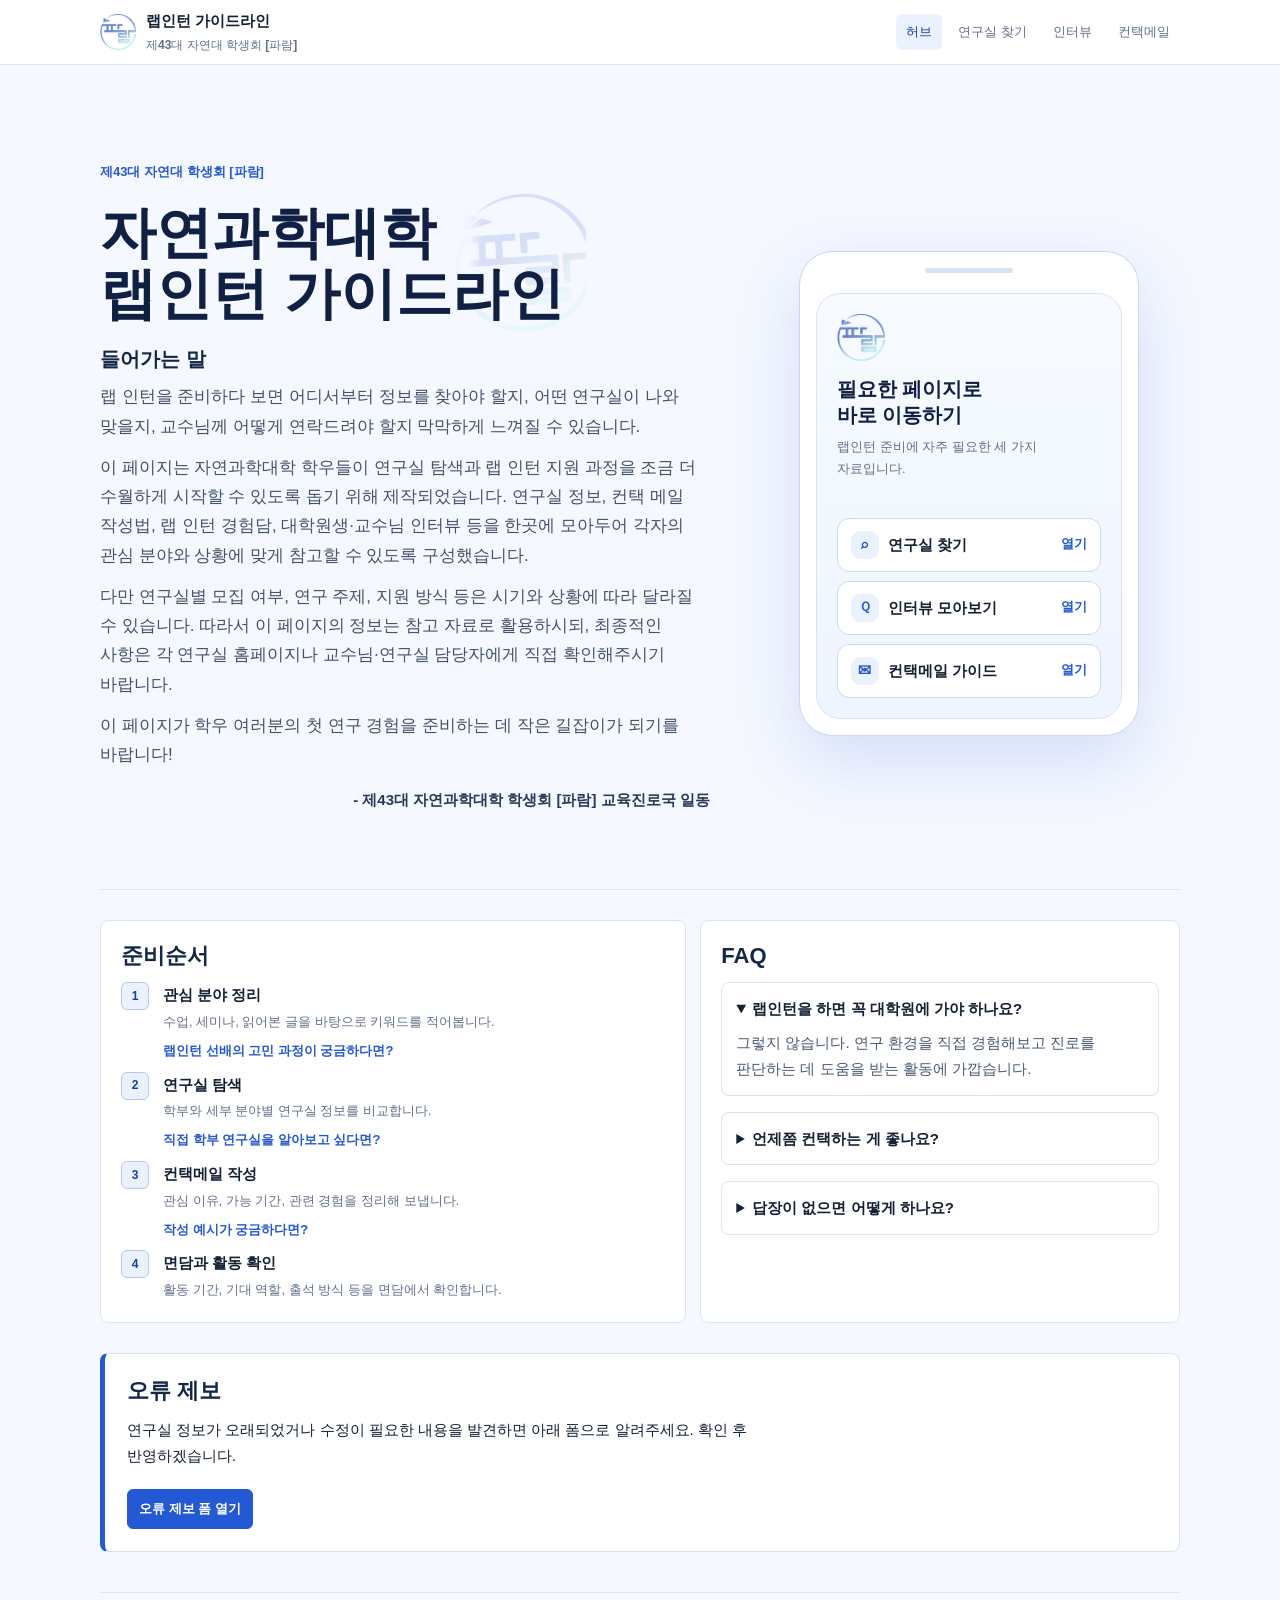
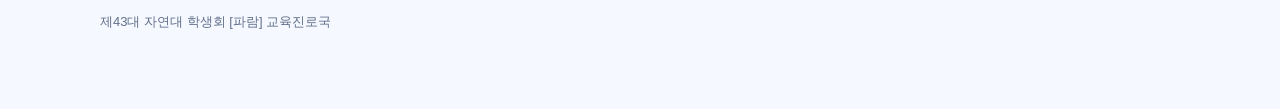
<file: index.html>
﻿<!DOCTYPE html><html lang="ko"><head><meta charset="UTF-8"><meta name="viewport" content="width=device-width, initial-scale=1.0"><title>자연과학대학 랩인턴 가이드라인</title><link rel="stylesheet" href="sigape.css"></head><body><header class="site-header"><nav class="nav"><a class="brand" href="index.html"><img class="brand-logo" src="logo.png" alt="파람 로고"><span class="brand-text"><span class="brand-main">랩인턴 가이드라인</span><span class="brand-sub">제43대 자연대 학생회 [파람]</span></span></a><div class="menu"><a href="index.html" aria-current="page">허브</a><a href="labs.html">연구실 찾기</a><a href="interviews.html">인터뷰</a><a href="contact-mail.html">컨택메일</a></div></nav></header><main class="page"><section class="hub-hero"><div class="hub-copy"><p class="eyebrow">제43대 자연대 학생회 [파람]</p><div class="title-logo-wrap"><h1 class="hub-title">자연과학대학<br>랩인턴 가이드라인</h1><img class="title-logo-bg" src="logo.png" alt=""><span class="title-logo-mask" aria-hidden="true"></span></div><h2 class="hub-intro-title">들어가는 말</h2><p class="hub-intro">랩 인턴을 준비하다 보면 어디서부터 정보를 찾아야 할지, 어떤 연구실이 나와 맞을지, 교수님께 어떻게 연락드려야 할지 막막하게 느껴질 수 있습니다.</p><p class="hub-intro">이 페이지는 자연과학대학 학우들이 연구실 탐색과 랩 인턴 지원 과정을 조금 더 수월하게 시작할 수 있도록 돕기 위해 제작되었습니다. 연구실 정보, 컨택 메일 작성법, 랩 인턴 경험담, 대학원생·교수님 인터뷰 등을 한곳에 모아두어 각자의 관심 분야와 상황에 맞게 참고할 수 있도록 구성했습니다.</p><p class="hub-intro">다만 연구실별 모집 여부, 연구 주제, 지원 방식 등은 시기와 상황에 따라 달라질 수 있습니다. 따라서 이 페이지의 정보는 참고 자료로 활용하시되, 최종적인 사항은 각 연구실 홈페이지나 교수님·연구실 담당자에게 직접 확인해주시기 바랍니다.</p><p class="hub-intro">이 페이지가 학우 여러분의 첫 연구 경험을 준비하는 데 작은 길잡이가 되기를 바랍니다!</p><p class="signature-right">- 제43대 자연과학대학 학생회 [파람] 교육진로국 일동</p></div><div class="phone-wrap"><aside class="phone" aria-label="바로가기"><div class="phone-screen"><img class="phone-logo" src="logo.png" alt="파람 로고"><div class="phone-title">필요한 페이지로<br>바로 이동하기</div><p class="phone-desc">랩인턴 준비에 자주 필요한 세 가지 자료입니다.</p><div class="phone-links"><a class="phone-link" href="labs.html"><strong><span class="phone-link-icon">⌕</span>연구실 찾기</strong><span>열기</span></a><a class="phone-link" href="interviews.html"><strong><span class="phone-link-icon">Ｑ</span>인터뷰 모아보기</strong><span>열기</span></a><a class="phone-link" href="contact-mail.html"><strong><span class="phone-link-icon">✉</span>컨택메일 가이드</strong><span>열기</span></a></div></div></aside></div></section><section class="section grid two"><article class="panel"><h2>준비순서</h2><ol class="steps"><li><div><strong>관심 분야 정리</strong><br><span class="small">수업, 세미나, 읽어본 글을 바탕으로 키워드를 적어봅니다.</span><br><a class="step-link" href="interviews.html">랩인턴 선배의 고민 과정이 궁금하다면?</a></div></li><li><div><strong>연구실 탐색</strong><br><span class="small">학부와 세부 분야별 연구실 정보를 비교합니다.</span><br><a class="step-link" href="labs.html">직접 학부 연구실을 알아보고 싶다면?</a></div></li><li><div><strong>컨택메일 작성</strong><br><span class="small">관심 이유, 가능 기간, 관련 경험을 정리해 보냅니다.</span><br><a class="step-link" href="contact-mail.html">작성 예시가 궁금하다면?</a></div></li><li><div><strong>면담과 활동 확인</strong><br><span class="small">활동 기간, 기대 역할, 출석 방식 등을 면담에서 확인합니다.</span></div></li></ol></article><article class="panel"><h2>FAQ</h2><div class="faq-list"><details open><summary>랩인턴을 하면 꼭 대학원에 가야 하나요?</summary><p>그렇지 않습니다. 연구 환경을 직접 경험해보고 진로를 판단하는 데 도움을 받는 활동에 가깝습니다.</p></details><details><summary>언제쯤 컨택하는 게 좋나요?</summary><p>방학 활동을 생각한다면 방학 시작 1~2개월 전부터 알아보는 편이 여유롭습니다.</p></details><details><summary>답장이 없으면 어떻게 하나요?</summary><p>일정 기간이 지난 뒤 정중하게 한 번 정도 재문의할 수 있습니다. 반복적인 재촉은 피하는 것이 좋습니다.</p></details></div></article></section><section class="section report-panel"><h2>오류 제보</h2><p>연구실 정보가 오래되었거나 수정이 필요한 내용을 발견하면 아래 폼으로 알려주세요. 확인 후 반영하겠습니다.</p><a class="btn primary form-link" href="https://docs.google.com/forms/d/e/1FAIpQLScK53qh3MyyzF9xQ88-U7CZRQVtfmJcze4aMnMhyBg8aGH_MA/viewform?usp=dialog" target="_blank" rel="noopener noreferrer">오류 제보 폼 열기</a></section><footer class="footer">제43대 자연대 학생회 [파람] 교육진로국</footer></main></body></html>
</file>
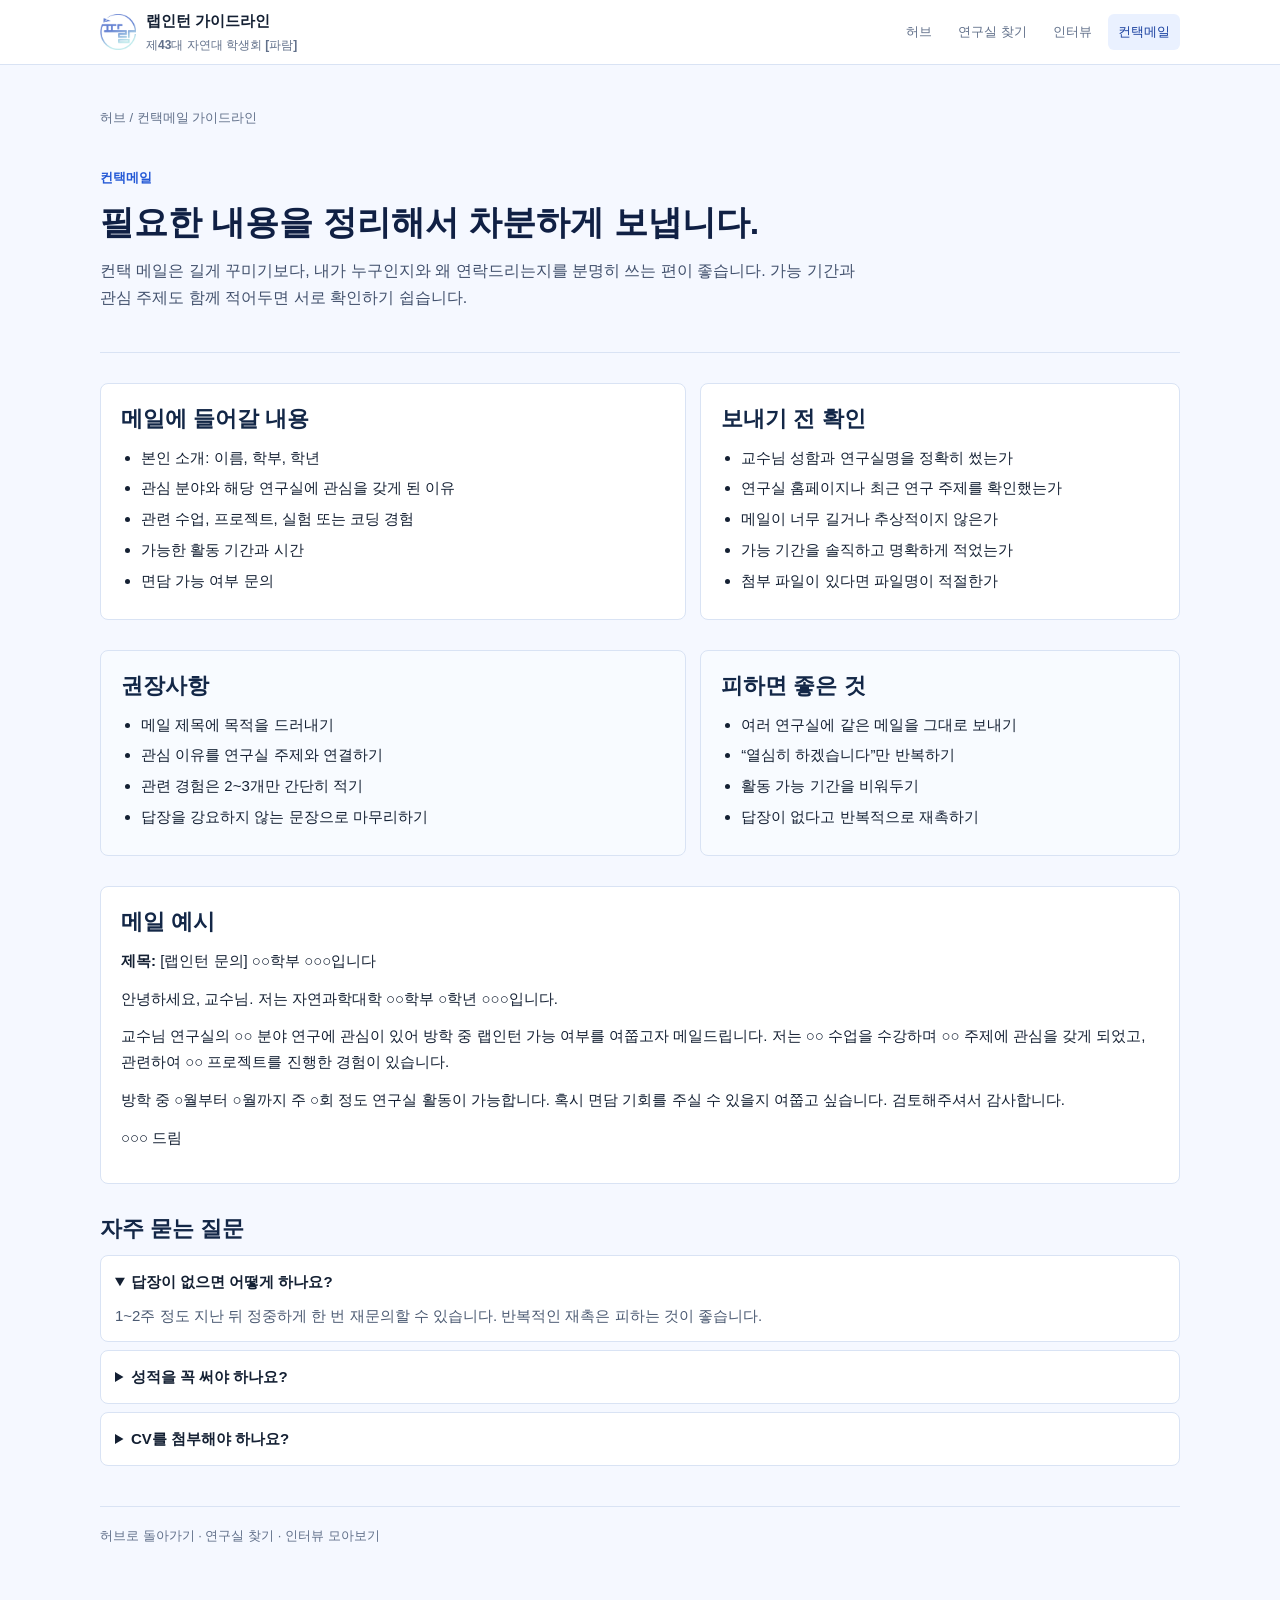
<file: contact-mail.html>
﻿<!DOCTYPE html><html lang="ko"><head><meta charset="UTF-8"><meta name="viewport" content="width=device-width, initial-scale=1.0"><title>컨택메일 가이드라인</title><link rel="stylesheet" href="sigape.css"></head><body><header class="site-header"><nav class="nav"><a class="brand" href="index.html"><img class="brand-logo" src="logo.png" alt="파람 로고"><span class="brand-text"><span class="brand-main">랩인턴 가이드라인</span><span class="brand-sub">제43대 자연대 학생회 [파람]</span></span></a><div class="menu"><a href="index.html">허브</a><a href="labs.html">연구실 찾기</a><a href="interviews.html">인터뷰</a><a href="contact-mail.html" aria-current="page">컨택메일</a></div></nav></header><main class="page"><p class="breadcrumb"><a href="index.html">허브</a> / 컨택메일 가이드라인</p><section class="hero"><p class="eyebrow">컨택메일</p><h1>필요한 내용을 정리해서 차분하게 보냅니다.</h1><p class="lead">컨택 메일은 길게 꾸미기보다, 내가 누구인지와 왜 연락드리는지를 분명히 쓰는 편이 좋습니다. 가능 기간과 관심 주제도 함께 적어두면 서로 확인하기 쉽습니다.</p></section><section class="section grid two"><article class="panel"><h2>메일에 들어갈 내용</h2><ul class="list"><li>본인 소개: 이름, 학부, 학년</li><li>관심 분야와 해당 연구실에 관심을 갖게 된 이유</li><li>관련 수업, 프로젝트, 실험 또는 코딩 경험</li><li>가능한 활동 기간과 시간</li><li>면담 가능 여부 문의</li></ul></article><article class="panel"><h2>보내기 전 확인</h2><ul class="list"><li>교수님 성함과 연구실명을 정확히 썼는가</li><li>연구실 홈페이지나 최근 연구 주제를 확인했는가</li><li>메일이 너무 길거나 추상적이지 않은가</li><li>가능 기간을 솔직하고 명확하게 적었는가</li><li>첨부 파일이 있다면 파일명이 적절한가</li></ul></article></section><section class="section grid two"><article class="panel soft"><h2>권장사항</h2><ul class="list"><li>메일 제목에 목적을 드러내기</li><li>관심 이유를 연구실 주제와 연결하기</li><li>관련 경험은 2~3개만 간단히 적기</li><li>답장을 강요하지 않는 문장으로 마무리하기</li></ul></article><article class="panel soft"><h2>피하면 좋은 것</h2><ul class="list"><li>여러 연구실에 같은 메일을 그대로 보내기</li><li>“열심히 하겠습니다”만 반복하기</li><li>활동 가능 기간을 비워두기</li><li>답장이 없다고 반복적으로 재촉하기</li></ul></article></section><section class="section panel"><h2>메일 예시</h2><p><strong>제목:</strong> [랩인턴 문의] ○○학부 ○○○입니다</p><p>안녕하세요, 교수님. 저는 자연과학대학 ○○학부 ○학년 ○○○입니다.</p><p>교수님 연구실의 ○○ 분야 연구에 관심이 있어 방학 중 랩인턴 가능 여부를 여쭙고자 메일드립니다. 저는 ○○ 수업을 수강하며 ○○ 주제에 관심을 갖게 되었고, 관련하여 ○○ 프로젝트를 진행한 경험이 있습니다.</p><p>방학 중 ○월부터 ○월까지 주 ○회 정도 연구실 활동이 가능합니다. 혹시 면담 기회를 주실 수 있을지 여쭙고 싶습니다. 검토해주셔서 감사합니다.</p><p>○○○ 드림</p></section><section class="section"><h2>자주 묻는 질문</h2><details open><summary>답장이 없으면 어떻게 하나요?</summary><p>1~2주 정도 지난 뒤 정중하게 한 번 재문의할 수 있습니다. 반복적인 재촉은 피하는 것이 좋습니다.</p></details><details><summary>성적을 꼭 써야 하나요?</summary><p>연구실마다 다릅니다. 요구받지 않았다면 관련 수업, 관심 주제, 가능 기간을 우선 쓰는 편이 자연스럽습니다.</p></details><details><summary>CV를 첨부해야 하나요?</summary><p>간단한 이력서나 수강 과목 정리 파일이 있다면 도움이 될 수 있습니다. 다만 메일 본문만으로도 핵심 정보가 보이게 작성하세요.</p></details></section><footer class="footer"><a href="index.html">허브로 돌아가기</a> · <a href="labs.html">연구실 찾기</a> · <a href="interviews.html">인터뷰 모아보기</a></footer></main></body></html>
</file>
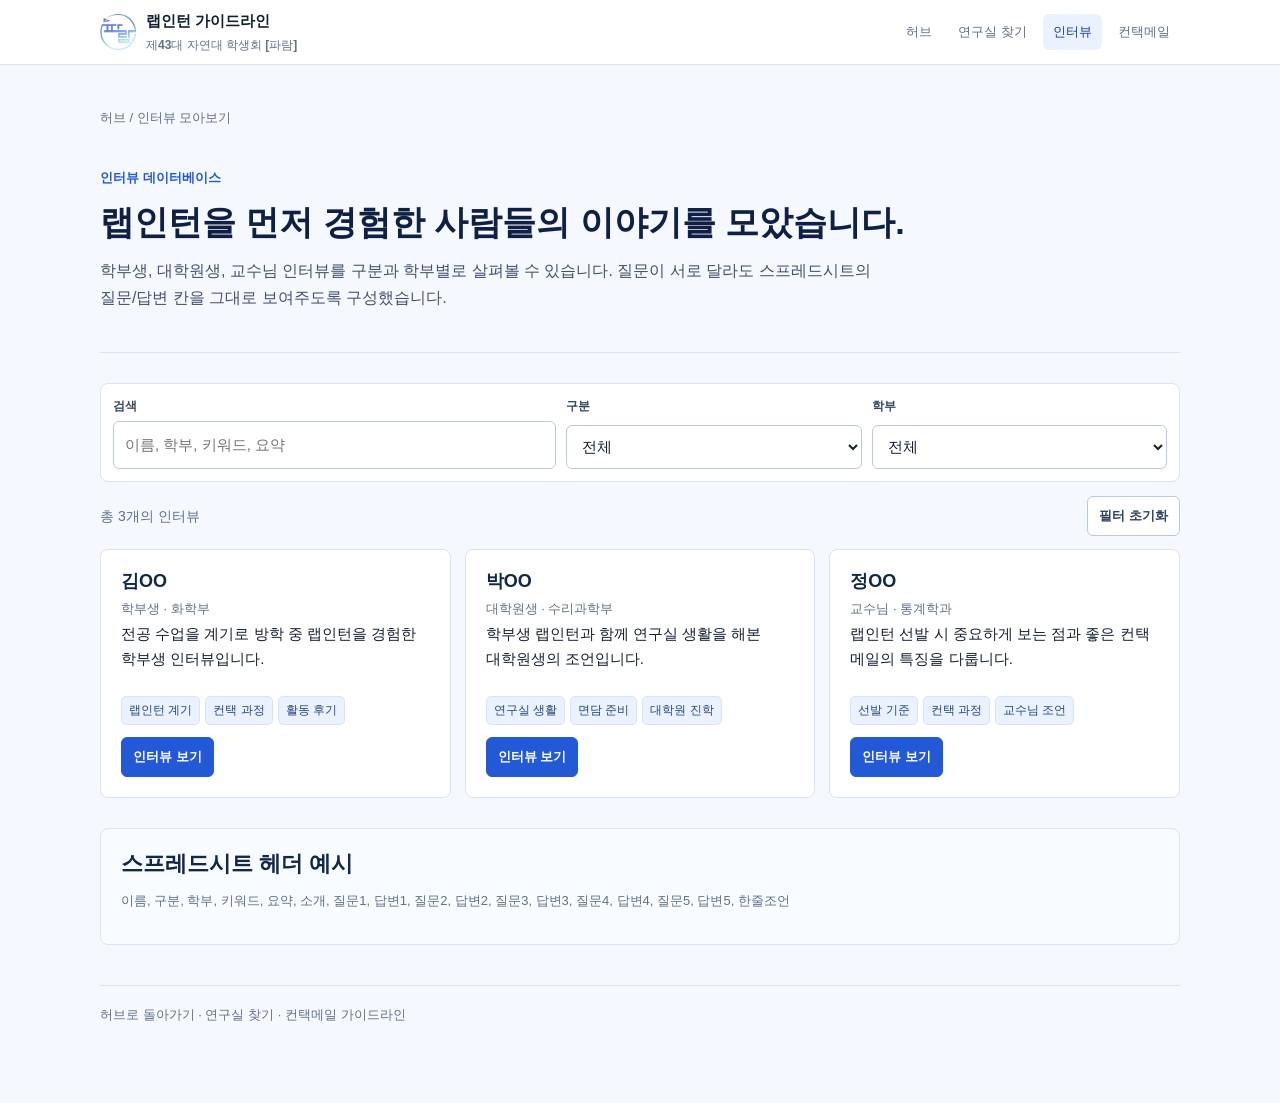
<file: interviews.html>
﻿<!DOCTYPE html><html lang="ko"><head><meta charset="UTF-8"><meta name="viewport" content="width=device-width, initial-scale=1.0"><title>인터뷰 모아보기</title><link rel="stylesheet" href="sigape.css"></head><body><header class="site-header"><nav class="nav"><a class="brand" href="index.html"><img class="brand-logo" src="logo.png" alt="파람 로고"><span class="brand-text"><span class="brand-main">랩인턴 가이드라인</span><span class="brand-sub">제43대 자연대 학생회 [파람]</span></span></a><div class="menu"><a href="index.html">허브</a><a href="labs.html">연구실 찾기</a><a href="interviews.html" aria-current="page">인터뷰</a><a href="contact-mail.html">컨택메일</a></div></nav></header><main class="page"><p class="breadcrumb"><a href="index.html">허브</a> / 인터뷰 모아보기</p><section class="hero"><p class="eyebrow">인터뷰 데이터베이스</p><h1>랩인턴을 먼저 경험한 사람들의 이야기를 모았습니다.</h1><p class="lead">학부생, 대학원생, 교수님 인터뷰를 구분과 학부별로 살펴볼 수 있습니다. 질문이 서로 달라도 스프레드시트의 질문/답변 칸을 그대로 보여주도록 구성했습니다.</p></section><section class="section toolbar"><div class="toolbar-grid"><div class="field"><label for="searchInput">검색</label><input id="searchInput" type="search" placeholder="이름, 학부, 키워드, 요약"></div><div class="field"><label for="roleFilter">구분</label><select id="roleFilter"><option value="all">전체</option></select></div><div class="field"><label for="deptFilter">학부</label><select id="deptFilter"><option value="all">전체</option></select></div></div></section><section class="summary-row"><div id="resultCount">인터뷰를 불러오는 중입니다.</div><button class="btn" type="button" id="resetButton">필터 초기화</button></section><section class="state" id="loadingState">인터뷰 정보를 불러오는 중입니다.</section><section class="state error hidden" id="errorState"></section><section class="cards" id="gallery"></section><section class="state hidden" id="emptyState">조건에 맞는 인터뷰가 없습니다.</section><section class="section panel soft"><h2>스프레드시트 헤더 예시</h2><p class="small">이름, 구분, 학부, 키워드, 요약, 소개, 질문1, 답변1, 질문2, 답변2, 질문3, 답변3, 질문4, 답변4, 질문5, 답변5, 한줄조언</p></section><footer class="footer"><a href="index.html">허브로 돌아가기</a> · <a href="labs.html">연구실 찾기</a> · <a href="contact-mail.html">컨택메일 가이드라인</a></footer><div class="modal-backdrop" id="modalBackdrop" role="dialog" aria-modal="true" aria-hidden="true"><article class="modal"><div class="modal-head"><div><h2 id="modalName">인터뷰</h2><div class="small" id="modalMeta"></div></div><button class="close-btn" type="button" id="closeModal" aria-label="닫기">×</button></div><div class="modal-body" id="modalBody"></div></article></div></main><script>
const INTERVIEW_APPS_SCRIPT_URL="";
const FALLBACK_INTERVIEWS=[{이름:"김OO",구분:"학부생",학부:"화학부",키워드:"랩인턴 계기, 컨택 과정, 활동 후기",요약:"전공 수업을 계기로 방학 중 랩인턴을 경험한 학부생 인터뷰입니다.",소개:"처음 랩인턴을 준비하는 학생들이 컨택 전 고민할 부분을 참고할 수 있습니다.",질문1:"랩인턴을 하게 된 계기는 무엇인가요?",답변1:"전공 수업에서 배운 내용이 실제 연구에서 어떻게 활용되는지 궁금했습니다.",질문2:"컨택할 때 무엇을 확인했나요?",답변2:"연구실 홈페이지와 최근 연구 키워드를 확인한 뒤 메일을 보냈습니다.",질문3:"실제로 어떤 활동을 했나요?",답변3:"논문 읽기, 실험 보조, 정기 미팅 참여, 실험 기록 정리를 경험했습니다.",질문4:"미리 준비하면 좋은 것은 무엇인가요?",답변4:"전공 개념과 논문 초록을 읽는 연습이 도움이 됩니다.",질문5:"후배에게 해주고 싶은 말은 무엇인가요?",답변5:"관심 분야를 좁히고 직접 경험해보는 것이 중요합니다.",한줄조언:"혼자 오래 고민하기보다 정보를 찾아보고 정중하게 문의해보세요."},{이름:"박OO",구분:"대학원생",학부:"수리과학부",키워드:"연구실 생활, 면담 준비, 대학원 진학",요약:"학부생 랩인턴과 함께 연구실 생활을 해본 대학원생의 조언입니다.",소개:"랩인턴에게 기대하는 태도와 미리 준비하면 좋은 부분을 정리했습니다.",답변1:"연구실 생활을 직접 경험해보는 것만으로도 의미가 큽니다.",답변2:"왜 이 분야에 관심을 갖게 되었는지 설명할 수 있으면 좋습니다.",답변3:"논문 읽기, 세미나 참여, 간단한 계산이나 코드 실습을 하게 됩니다.",답변4:"관련 과목 복습과 질문을 메모하는 습관이 도움이 됩니다.",답변5:"모르는 것을 숨기기보다 어디서 막혔는지 말하는 태도가 중요합니다.",한줄조언:"처음부터 많이 아는 것보다 배우려는 태도가 중요합니다."},{이름:"정OO",구분:"교수님",학부:"통계학과",키워드:"선발 기준, 컨택 과정, 교수님 조언",요약:"랩인턴 선발 시 중요하게 보는 점과 좋은 컨택 메일의 특징을 다룹니다.",소개:"교수님 입장에서 어떤 정보가 필요한지 확인할 수 있습니다.",답변1:"랩인턴은 연구가 자신에게 맞는지 탐색해볼 수 있는 기회입니다.",답변2:"관심 분야, 수강 과목, 가능한 기간이 명확한 메일이 좋습니다.",답변3:"문헌 조사, 데이터 분석 보조, 세미나 참여 등을 하게 됩니다.",답변4:"기본 개념과 프로그래밍 경험이 있으면 도움이 되지만 성실한 태도가 중요합니다.",답변5:"면담 때 기대 역할과 활동 기간을 분명히 확인하길 바랍니다.",한줄조언:"좋은 컨택 메일은 길지 않아도 구체적입니다."}];
let interviews=[],currentRole="all",currentDept="all";const defaultQuestions=["랩인턴을 하게 된 계기는 무엇인가요?","컨택 또는 선발 과정에서 중요했던 점은 무엇인가요?","실제로 어떤 일을 했나요?","미리 준비하면 좋은 것은 무엇인가요?","랩인턴을 고민하는 학부생에게 해주고 싶은 조언은 무엇인가요?"];const $=id=>document.getElementById(id);function safe(v,f=""){const t=v==null?"":String(v).trim();return t||f}function esc(v){return String(v).replace(/[&<>"']/g,c=>({"&":"&amp;","<":"&lt;",">":"&gt;",'"':"&quot;","'":"&#039;"}[c]))}function tags(v){return v?String(v).split(/[,，#\/|]/).map(x=>x.trim()).filter(Boolean):[]}function unique(items){return[...new Set(items.filter(Boolean))].sort((a,b)=>a.localeCompare(b,"ko"))}function normalize(r){return{name:safe(r.이름,"이름 미입력"),role:safe(r.구분,"미분류"),dept:safe(r.학부,"미분류"),keywords:tags(r.키워드),summary:safe(r.요약,"요약이 아직 입력되지 않았습니다."),overview:safe(r.소개||r.개요,"인터뷰 소개가 아직 입력되지 않았습니다."),questions:[r.질문1,r.질문2,r.질문3,r.질문4,r.질문5].map((x,i)=>safe(x,defaultQuestions[i])),answers:[r.답변1,r.답변2,r.답변3,r.답변4,r.답변5].map(x=>safe(x,"답변을 정리할 공간입니다.")),advice:safe(r.한줄조언,"인터뷰 조언을 입력해주세요.")}}function loadJsonp(url){return new Promise((res,rej)=>{const cb=`jsonpInterview_${Date.now()}`,s=document.createElement("script");window[cb]=d=>{res(d);delete window[cb];s.remove()};s.src=`${url}${url.includes("?")?"&":"?"}callback=${cb}`;s.onerror=()=>{delete window[cb];s.remove();rej(new Error("데이터를 불러오지 못했습니다."))};document.body.appendChild(s)})}function renderOptions(){const roles=unique(interviews.map(i=>i.role));const depts=unique(interviews.map(i=>i.dept));$("roleFilter").innerHTML='<option value="all">전체</option>'+roles.map(r=>`<option value="${esc(r)}">${esc(r)}</option>`).join("");$("deptFilter").innerHTML='<option value="all">전체</option>'+depts.map(d=>`<option value="${esc(d)}">${esc(d)}</option>`).join("")}function searchText(i){return[i.name,i.role,i.dept,i.summary,i.overview,i.advice,...i.keywords,...i.answers].join(" ").toLowerCase()}function render(){const q=$("searchInput").value.trim().toLowerCase();const filtered=interviews.filter(i=>(!q||searchText(i).includes(q))&&(currentRole==="all"||i.role===currentRole)&&(currentDept==="all"||i.dept===currentDept));$("resultCount").textContent=`총 ${filtered.length}개의 인터뷰`;$("emptyState").classList.toggle("hidden",filtered.length!==0);$("gallery").innerHTML=filtered.map((i,n)=>`<article class="card"><h2 class="card-title">${esc(i.name)}</h2><div class="meta">${esc(i.role)} · ${esc(i.dept)}</div><p>${esc(i.summary)}</p><div class="tags">${i.keywords.slice(0,4).map(k=>`<span class="tag">${esc(k)}</span>`).join("")}</div><div class="card-actions"><button class="btn primary" type="button" data-index="${n}">인터뷰 보기</button></div></article>`).join("");document.querySelectorAll("[data-index]").forEach((b,n)=>b.addEventListener("click",()=>openModal(filtered[n])))}function openModal(item){$("modalName").textContent=item.name;$("modalMeta").textContent=`${item.role} · ${item.dept}`;$("modalBody").innerHTML=`<section class="panel soft"><h3>요약</h3><p>${esc(item.overview)}</p></section><section class="section"><h3>질문과 답변</h3>${item.questions.map((q,i)=>`<details ${i===0?"open":""}><summary>${i+1}. ${esc(q)}</summary><p>${esc(item.answers[i])}</p></details>`).join("")}</section><section class="section panel"><h3>한 줄 조언</h3><p>${esc(item.advice)}</p></section>`;$("modalBackdrop").classList.add("active");$("modalBackdrop").setAttribute("aria-hidden","false");document.body.style.overflow="hidden"}function closeModal(){$("modalBackdrop").classList.remove("active");$("modalBackdrop").setAttribute("aria-hidden","true");document.body.style.overflow=""}async function loadData(){try{const rows=INTERVIEW_APPS_SCRIPT_URL.trim()?await loadJsonp(INTERVIEW_APPS_SCRIPT_URL.trim()):FALLBACK_INTERVIEWS;interviews=rows.map(normalize).filter(i=>i.name!=="이름 미입력");if(!interviews.length)throw new Error("데이터 0개")}catch(e){console.error(e);interviews=FALLBACK_INTERVIEWS.map(normalize);$("errorState").textContent="구글 시트 연결에 실패하여 예시 인터뷰를 표시합니다. Apps Script URL, 배포 권한, 헤더명을 확인해주세요.";$("errorState").classList.remove("hidden")}finally{$("loadingState").classList.add("hidden");renderOptions();render()}}$("searchInput").addEventListener("input",render);$("roleFilter").addEventListener("change",e=>{currentRole=e.target.value;render()});$("deptFilter").addEventListener("change",e=>{currentDept=e.target.value;render()});$("resetButton").addEventListener("click",()=>{$("searchInput").value="";currentRole="all";currentDept="all";$("roleFilter").value="all";$("deptFilter").value="all";render()});$("closeModal").addEventListener("click",closeModal);$("modalBackdrop").addEventListener("click",e=>{if(e.target.id==="modalBackdrop")closeModal()});document.addEventListener("keydown",e=>{if(e.key==="Escape")closeModal()});loadData();
</script></body></html>
</file>
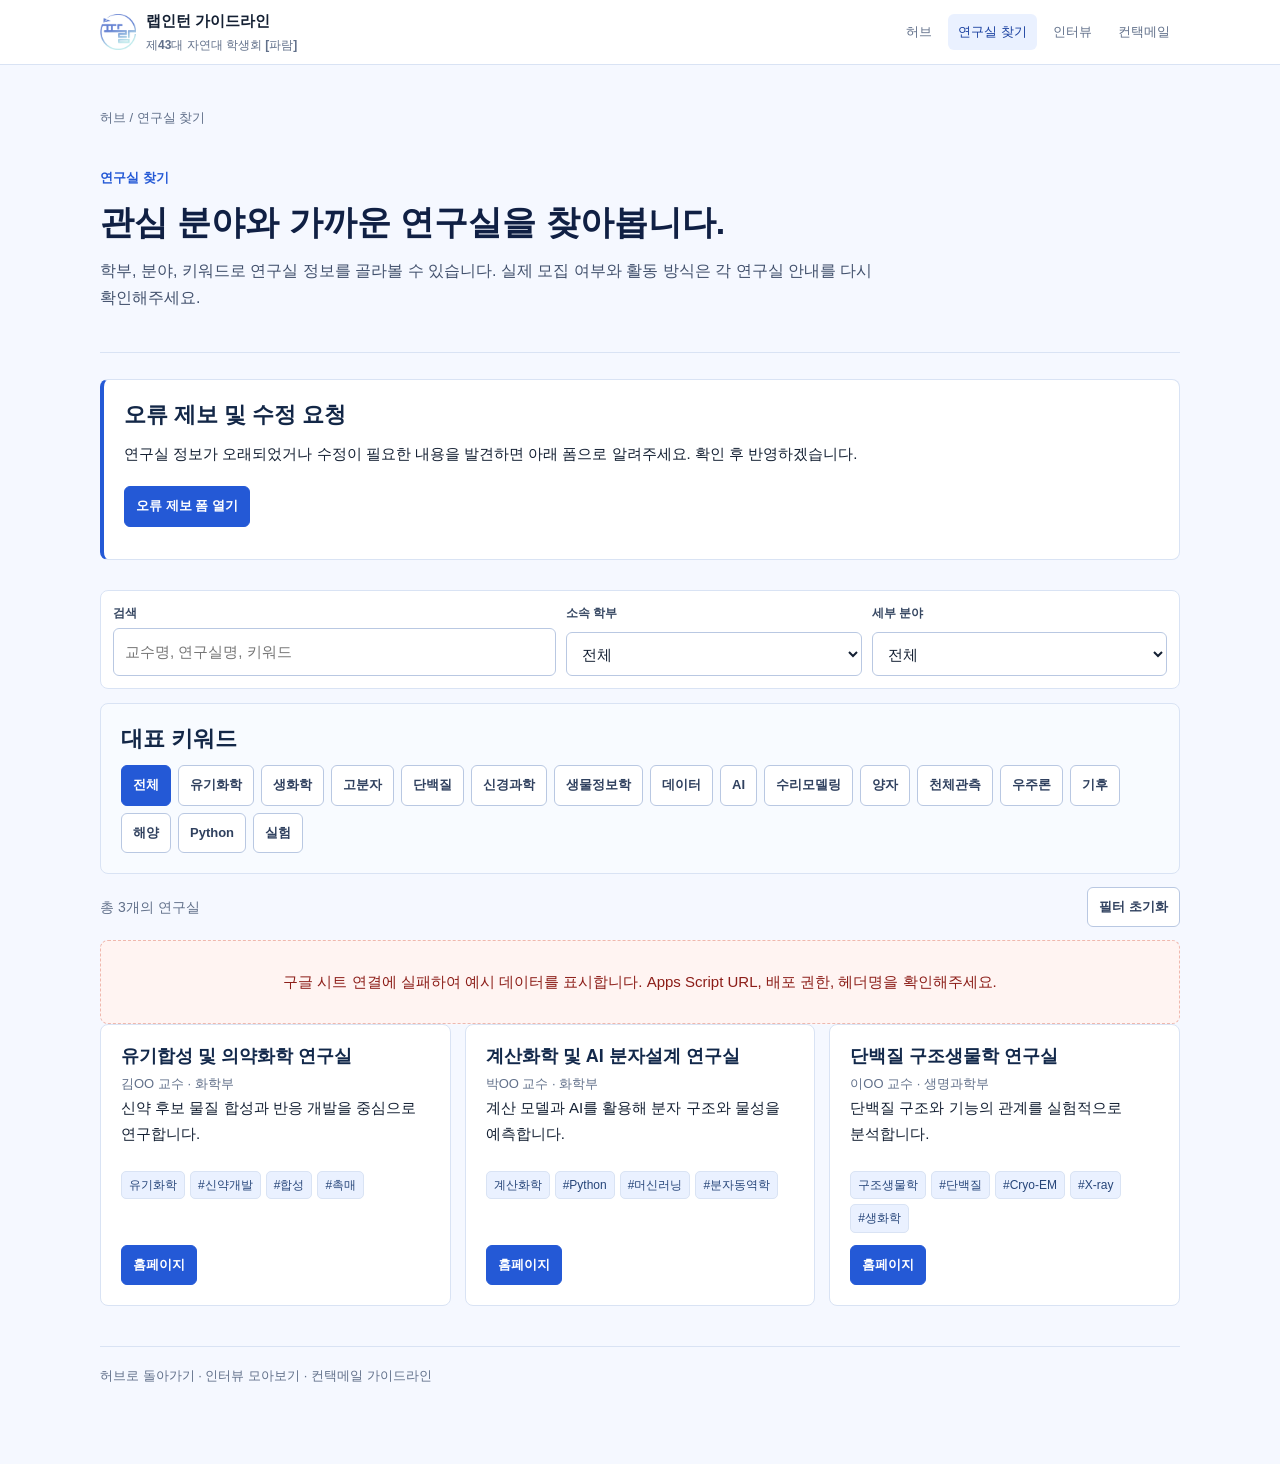
<file: labs.html>
﻿<!DOCTYPE html><html lang="ko"><head><meta charset="UTF-8"><meta name="viewport" content="width=device-width, initial-scale=1.0"><title>자연대 연구실 찾기</title><link rel="stylesheet" href="sigape.css"></head><body><header class="site-header"><nav class="nav"><a class="brand" href="index.html"><img class="brand-logo" src="logo.png" alt="파람 로고"><span class="brand-text"><span class="brand-main">랩인턴 가이드라인</span><span class="brand-sub">제43대 자연대 학생회 [파람]</span></span></a><div class="menu"><a href="index.html">허브</a><a href="labs.html" aria-current="page">연구실 찾기</a><a href="interviews.html">인터뷰</a><a href="contact-mail.html">컨택메일</a></div></nav></header><main class="page"><p class="breadcrumb"><a href="index.html">허브</a> / 연구실 찾기</p><section class="hero"><p class="eyebrow">연구실 찾기</p><h1>관심 분야와 가까운 연구실을 찾아봅니다.</h1><p class="lead">학부, 분야, 키워드로 연구실 정보를 골라볼 수 있습니다. 실제 모집 여부와 활동 방식은 각 연구실 안내를 다시 확인해주세요.</p></section><section class="panel notice"><h2>오류 제보 및 수정 요청</h2><p>연구실 정보가 오래되었거나 수정이 필요한 내용을 발견하면 아래 폼으로 알려주세요. 확인 후 반영하겠습니다.</p><p><a class="btn primary form-link" href="https://docs.google.com/forms/d/e/1FAIpQLScK53qh3MyyzF9xQ88-U7CZRQVtfmJcze4aMnMhyBg8aGH_MA/viewform?usp=dialog" target="_blank" rel="noopener noreferrer">오류 제보 폼 열기</a></p></section><section class="section toolbar"><div class="toolbar-grid"><div class="field"><label for="searchInput">검색</label><input id="searchInput" type="search" placeholder="교수명, 연구실명, 키워드"></div><div class="field"><label for="deptFilter">소속 학부</label><select id="deptFilter"><option value="all">전체</option></select></div><div class="field"><label for="subfieldFilter">세부 분야</label><select id="subfieldFilter"><option value="all">전체</option></select></div></div></section><section class="panel soft"><h2>대표 키워드</h2><div class="chips" id="keywordChips"></div></section><section class="summary-row"><div id="resultCount">데이터를 불러오는 중입니다.</div><button class="btn" type="button" id="resetButton">필터 초기화</button></section><section class="state" id="loadingState">연구실 정보를 불러오는 중입니다.</section><section class="state error hidden" id="errorState"></section><section class="cards" id="labGrid"></section><section class="state hidden" id="emptyState">조건에 맞는 연구실이 없습니다.</section><footer class="footer"><a href="index.html">허브로 돌아가기</a> · <a href="interviews.html">인터뷰 모아보기</a> · <a href="contact-mail.html">컨택메일 가이드라인</a></footer></main><script>
const APPS_SCRIPT_URL="https://script.google.com/macros/s/AKfycbwiJK4p978r_qqErjWnpErPdjr_ip9GDWwJt7Di1DVFrzlbfbeRsCtjjH_Uym-qISj24w/exec";
const DEPARTMENT_ORDER=["수리과학부","통계학과","물리천문학부-물리학전공","물리천문학부-천문학전공","화학부","생명과학부","지구환경과학부"];
const SUBFIELDS_BY_DEPT={"수리과학부":["해석학","대수학","기하학","위상수학","응용수학","수치해석","수리모델링"],"통계학과":["수리통계","데이터과학","AI","의학통계","인과추론","금융통계"],"물리천문학부-물리학전공":["응집물질물리","입자물리","양자정보","광학","통계물리","플라즈마"],"물리천문학부-천문학전공":["천체물리","천문학","전파천문","우주론","외계행성","관측천문"],"화학부":["유기화학","무기화학","물리화학","분석화학","생화학","고분자","계산화학"],"생명과학부":["분자생물학","세포생물학","신경과학","구조생물학","유전학","생태학","생물정보학"],"지구환경과학부":["기후과학","해양과학","지구물리","지구화학","대기과학","환경과학"]};
const KEYWORD_CHIPS=["유기화학","생화학","고분자","단백질","신경과학","생물정보학","데이터","AI","수리모델링","양자","천체관측","우주론","기후","해양","Python","실험"];
const FALLBACK_LABS=[{연구실명:"유기합성 및 의약화학 연구실",교수명:"김OO 교수",소속학부:"화학부",대표연구분야:"유기화학",세부키워드:"신약개발, 합성, 촉매",상세요약:"신약 후보 물질 합성과 반응 개발을 중심으로 연구합니다.",연구실홈페이지:"https://example.com"},{연구실명:"계산화학 및 AI 분자설계 연구실",교수명:"박OO 교수",소속학부:"화학부",대표연구분야:"계산화학",세부키워드:"Python, 머신러닝, 분자동역학",상세요약:"계산 모델과 AI를 활용해 분자 구조와 물성을 예측합니다.",연구실홈페이지:"https://example.com"},{연구실명:"단백질 구조생물학 연구실",교수명:"이OO 교수",소속학부:"생명과학부",대표연구분야:"구조생물학",세부키워드:"단백질, Cryo-EM, X-ray, 생화학",상세요약:"단백질 구조와 기능의 관계를 실험적으로 분석합니다.",연구실홈페이지:"https://example.com"}];
let labs=[],selectedKeyword="all";const $=id=>document.getElementById(id);function safeText(v,f=""){const t=v==null?"":String(v).trim();return t||f}function splitTags(v){return v?String(v).split(/[,，#\/|]/).map(x=>x.trim()).filter(Boolean):[]}function esc(v){return String(v).replace(/[&<>"']/g,c=>({"&":"&amp;","<":"&lt;",">":"&gt;",'"':"&quot;","'":"&#039;"}[c]))}function unique(items){return[...new Set(items.filter(Boolean))].sort((a,b)=>a.localeCompare(b,"ko"))}function normalizeUrl(v){const u=safeText(v,"#");return !u||u==="#"?"#":/^https?:\/\//.test(u)?u:`https://${u}`}function normalizeLab(r){const field=safeText(r["한줄설명"]||r["대표연구분야"],"미분류");const kw=r["대표연구분야+세부키워드"]||r["세부키워드"]||"";return{name:safeText(r["연구실명"],"연구실명 미입력"),professor:safeText(r["교수명"]),department:safeText(r["소속학부"],"미분류"),field,keywords:splitTags(kw),description:safeText(r["상세요약"],"상세 요약이 아직 입력되지 않았습니다."),homepage:normalizeUrl(r["연구실홈페이지"])};}function searchable(l){return[l.name,l.professor,l.department,l.field,l.description,...l.keywords].join(" ").toLowerCase()}function renderDepartmentOptions(){const actual=unique(labs.map(l=>l.department));const list=[...DEPARTMENT_ORDER.filter(d=>actual.includes(d)),...actual.filter(d=>!DEPARTMENT_ORDER.includes(d))];$("deptFilter").innerHTML='<option value="all">전체</option>'+list.map(d=>`<option value="${esc(d)}">${esc(d)}</option>`).join("")}function renderSubfieldOptions(){const d=$("deptFilter").value;const fields=d!=="all"&&SUBFIELDS_BY_DEPT[d]?SUBFIELDS_BY_DEPT[d]:unique(labs.map(l=>l.field));$("subfieldFilter").innerHTML='<option value="all">전체</option>'+fields.map(f=>`<option value="${esc(f)}">${esc(f)}</option>`).join("")}function renderKeywordChips(){$("keywordChips").innerHTML=["all",...KEYWORD_CHIPS].map(k=>`<button class="chip${k===selectedKeyword?" active":""}" type="button" data-keyword="${esc(k)}">${k==="all"?"전체":esc(k)}</button>`).join("")}function renderLabs(){const q=$("searchInput").value.trim().toLowerCase(),d=$("deptFilter").value,s=$("subfieldFilter").value;const filtered=labs.filter(l=>(!q||searchable(l).includes(q))&&(d==="all"||l.department===d)&&(s==="all"||l.field===s||l.keywords.includes(s))&&(selectedKeyword==="all"||searchable(l).includes(selectedKeyword.toLowerCase())));$("resultCount").textContent=`총 ${filtered.length}개의 연구실`;$("emptyState").classList.toggle("hidden",filtered.length!==0);$("labGrid").innerHTML=filtered.map(l=>`<article class="card"><h2 class="card-title">${esc(l.name)}</h2><div class="meta">${esc(l.professor)} · ${esc(l.department)}</div><p>${esc(l.description)}</p><div class="tags"><span class="tag">${esc(l.field)}</span>${l.keywords.slice(0,5).map(k=>`<span class="tag">#${esc(k)}</span>`).join("")}</div><div class="card-actions">${l.homepage!=="#"?`<a class="btn primary" href="${esc(l.homepage)}" target="_blank" rel="noopener noreferrer">홈페이지</a>`:`<span class="btn">홈페이지 없음</span>`}</div></article>`).join("")}function loadJsonp(url){return new Promise((res,rej)=>{const cb=`jsonpCallback_${Date.now()}`,s=document.createElement("script");window[cb]=d=>{res(d);delete window[cb];s.remove()};s.src=`${url}${url.includes("?")?"&":"?"}callback=${cb}`;s.onerror=()=>{delete window[cb];s.remove();rej(new Error("데이터를 불러오지 못했습니다."))};document.body.appendChild(s)})}async function loadData(){try{const rows=APPS_SCRIPT_URL.trim()?await loadJsonp(APPS_SCRIPT_URL.trim()):FALLBACK_LABS;labs=rows.map(normalizeLab).filter(l=>l.name!=="연구실명 미입력");if(!labs.length)throw new Error("데이터 0개")}catch(e){console.error(e);labs=FALLBACK_LABS.map(normalizeLab);$("errorState").textContent="구글 시트 연결에 실패하여 예시 데이터를 표시합니다. Apps Script URL, 배포 권한, 헤더명을 확인해주세요.";$("errorState").classList.remove("hidden")}finally{$("loadingState").classList.add("hidden");renderDepartmentOptions();renderSubfieldOptions();renderKeywordChips();renderLabs()}}$("searchInput").addEventListener("input",renderLabs);$("deptFilter").addEventListener("change",()=>{renderSubfieldOptions();$("subfieldFilter").value="all";renderLabs()});$("subfieldFilter").addEventListener("change",renderLabs);$("keywordChips").addEventListener("click",e=>{const b=e.target.closest(".chip");if(!b)return;selectedKeyword=b.dataset.keyword;renderKeywordChips();renderLabs()});$("resetButton").addEventListener("click",()=>{$("searchInput").value="";$("deptFilter").value="all";renderSubfieldOptions();$("subfieldFilter").value="all";selectedKeyword="all";renderKeywordChips();renderLabs()});loadData();
</script></body></html>
</file>
<file: sigape.css>
﻿:root{--bg:#f5f8ff;--paper:#fff;--soft:#f8fbff;--text:#142033;--muted:#61708a;--line:#d9e3f4;--line2:#b9c8e2;--blue:#2459d6;--blue-dark:#183f9f;--blue-soft:#eaf1ff;--sky:#dff4ff;--max:1080px;--radius:8px}*{box-sizing:border-box}html{scroll-behavior:smooth}body{margin:0;color:var(--text);background:var(--bg);font-family:-apple-system,BlinkMacSystemFont,"Segoe UI","Noto Sans KR","Apple SD Gothic Neo",sans-serif;font-size:15px;line-height:1.72;word-break:keep-all}a{color:inherit;text-decoration:none}button,input,select,textarea{font:inherit}.site-header{position:sticky;top:0;z-index:20;background:rgba(255,255,255,.94);border-bottom:1px solid var(--line);backdrop-filter:blur(10px)}.nav{width:min(var(--max),calc(100% - 40px));min-height:64px;margin:0 auto;display:flex;align-items:center;justify-content:space-between;gap:24px}.brand{display:flex;align-items:center;gap:10px;font-weight:740}.brand-logo{width:36px;height:36px;object-fit:contain;display:block}.brand-text{display:grid;gap:1px}.brand-main{font-weight:800}.brand-sub{font-size:12px;color:var(--muted);font-weight:560}.menu{display:flex;align-items:center;gap:6px;flex-wrap:wrap;justify-content:flex-end}.menu a{padding:7px 10px;color:var(--muted);font-size:13px;border-radius:6px}.menu a:hover,.menu a[aria-current="page"]{background:var(--blue-soft);color:var(--blue-dark)}.page{width:min(var(--max),calc(100% - 40px));margin:0 auto;padding:42px 0 76px}.breadcrumb{margin:0 0 20px;color:var(--muted);font-size:13px}.hero{padding:18px 0 28px;border-bottom:1px solid var(--line);margin-bottom:26px}.hub-hero{min-height:520px;display:grid;grid-template-columns:minmax(0,1.04fr) minmax(320px,.72fr);gap:48px;align-items:center;padding:54px 0 64px;border-bottom:1px solid var(--line)}.hub-copy{max-width:680px}.eyebrow{margin:0 0 10px;color:var(--blue);font-size:13px;font-weight:780}.hub-title{margin:0 0 22px;font-size:56px;line-height:1.08;font-weight:820;color:#102044}.hub-intro-title{margin:0 0 10px;font-size:20px;color:#132747}.hub-intro{font-size:17px;color:#43516a;max-width:650px}.hero-logo-panel{background:linear-gradient(180deg,#fff,#f3f8ff);border:1px solid var(--line);border-radius:14px;padding:30px;box-shadow:0 18px 50px rgba(36,89,214,.09)}.hero-logo-panel img{width:104px;height:104px;object-fit:contain;margin-bottom:18px}.hero-logo-panel h2{font-size:22px}.hero-logo-panel p{color:var(--muted)}h1,h2,h3{letter-spacing:0;line-height:1.32}h1{margin:0 0 12px;font-size:34px;font-weight:800;color:#102044}h2{margin:0 0 12px;font-size:22px;font-weight:760;color:#132747}h3{margin:0 0 8px;font-size:16px;font-weight:740}p{margin:0 0 12px}.lead{max-width:780px;color:#42516d;font-size:16px}.section{margin-top:30px}.grid{display:grid;gap:14px}.two{grid-template-columns:1.1fr .9fr}.three{grid-template-columns:repeat(3,minmax(0,1fr))}.panel,.card{background:var(--paper);border:1px solid var(--line);border-radius:var(--radius);padding:20px}.soft{background:var(--soft)}.notice{background:#fff;border-left:4px solid var(--blue)}.muted{color:var(--muted)}.small{font-size:13px;color:var(--muted)}.list{margin:0;padding-left:20px}.list li{margin:5px 0}.steps{margin:0;padding:0;list-style:none;counter-reset:step;display:grid;gap:9px}.steps li{counter-increment:step;display:grid;grid-template-columns:32px 1fr;gap:10px;align-items:start}.steps li:before{content:counter(step);width:26px;height:26px;display:grid;place-items:center;border:1px solid var(--line2);background:var(--blue-soft);color:var(--blue-dark);font-size:12px;font-weight:800;border-radius:6px}.quick-links{display:grid;gap:9px}.quick-link{display:flex;justify-content:space-between;gap:12px;padding:13px 14px;border:1px solid var(--line);background:#fff;border-radius:var(--radius);font-weight:700}.quick-link span{color:var(--blue)}.quick-link:hover{border-color:var(--blue);background:#f7faff}.toolbar{position:sticky;top:65px;z-index:10;margin-bottom:14px;padding:12px;background:rgba(255,255,255,.95);border:1px solid var(--line);border-radius:var(--radius);backdrop-filter:blur(8px)}.toolbar-grid{display:grid;grid-template-columns:1.5fr 1fr 1fr;gap:10px}.field{display:grid;gap:5px}label{color:#364762;font-size:12px;font-weight:760}input,select,textarea{width:100%;border:1px solid var(--line2);border-radius:6px;background:#fff;padding:10px 11px;color:var(--text)}input:focus,select:focus,textarea:focus{outline:3px solid var(--blue-soft);border-color:var(--blue)}.chips,.filters{display:flex;gap:7px;flex-wrap:wrap}.chip,.btn,.filter-btn{border:1px solid var(--line2);background:#fff;border-radius:6px;padding:8px 11px;color:#30415f;cursor:pointer;font-size:13px;font-weight:680}.chip.active,.filter-btn.active,.btn.primary{background:var(--blue);border-color:var(--blue);color:#fff}.btn{display:inline-flex;align-items:center;justify-content:center;text-align:center}.summary-row{display:flex;justify-content:space-between;align-items:center;gap:12px;margin:13px 0;color:var(--muted);font-size:14px}.cards{display:grid;grid-template-columns:repeat(3,minmax(0,1fr));gap:14px}.card{min-height:210px;display:flex;flex-direction:column}.card-title{margin:0 0 4px;font-size:18px;font-weight:780;color:#12284a}.meta{color:var(--muted);font-size:13px}.tags{display:flex;flex-wrap:wrap;gap:5px;margin:12px 0}.tag{display:inline-flex;padding:3px 7px;border:1px solid var(--line);background:var(--blue-soft);border-radius:5px;color:#27467a;font-size:12px}.card-actions{margin-top:auto;display:flex;gap:8px}.state{padding:28px 16px;text-align:center;color:var(--muted);border:1px dashed var(--line2);background:#fff;border-radius:var(--radius)}.error{color:#8c1d18;background:#fff4f2;border-color:#efb8ae}.hidden{display:none!important}details{border:1px solid var(--line);background:#fff;border-radius:var(--radius);padding:13px 14px}details+details{margin-top:8px}summary{cursor:pointer;font-weight:720}details p{color:#4b5a72;margin:8px 0 0}.modal-backdrop{position:fixed;inset:0;display:none;align-items:center;justify-content:center;padding:20px;background:rgba(20,32,51,.38);z-index:50}.modal-backdrop.active{display:flex}.modal{width:min(820px,100%);max-height:86vh;overflow:auto;background:#fff;border-radius:10px;border:1px solid var(--line)}.modal-head{position:sticky;top:0;background:rgba(255,255,255,.96);border-bottom:1px solid var(--line);padding:18px;display:flex;justify-content:space-between;gap:14px}.close-btn{width:34px;height:34px;border:1px solid var(--line2);background:#fff;border-radius:6px;cursor:pointer}.modal-body{padding:18px}.footer{margin-top:40px;padding-top:18px;border-top:1px solid var(--line);color:var(--muted);font-size:13px}.form-link{display:inline-flex;margin-top:8px}@media(max-width:880px){.nav{align-items:flex-start;flex-direction:column;padding:12px 0}.menu{justify-content:flex-start}.page{padding-top:30px}.hub-hero{min-height:0;grid-template-columns:1fr;gap:24px;padding:28px 0 38px}.hub-title{font-size:36px}.hero-logo-panel{padding:22px}.toolbar{position:static}.toolbar-grid,.two,.three,.cards{grid-template-columns:1fr}h1{font-size:28px}.summary-row{display:block}}

.phone-wrap{display:flex;justify-content:center}.phone{width:min(340px,100%);height:485px;border:1px solid #c7d7f1;border-radius:34px;background:#fff;box-shadow:0 24px 70px rgba(36,89,214,.16);padding:16px;position:relative}.phone:before{content:"";display:block;width:88px;height:5px;border-radius:999px;background:#d7e2f5;margin:0 auto 20px}.phone-screen{height:calc(100% - 25px);border:1px solid var(--line);border-radius:24px;background:linear-gradient(180deg,#f7fbff,#eef5ff);padding:20px;display:flex;flex-direction:column}.phone-logo{width:48px;height:48px;object-fit:contain;margin-bottom:14px}.phone-title{font-size:20px;font-weight:800;line-height:1.3;margin-bottom:8px;color:#102044}.phone-desc{font-size:13px;color:var(--muted);margin-bottom:14px}.phone-links{display:grid;gap:9px;margin-top:auto}.phone-link{display:flex;justify-content:space-between;align-items:center;gap:12px;padding:12px 13px;border:1px solid #c9d8f0;border-radius:12px;background:#fff;color:#142033;font-weight:760}.phone-link span{color:var(--blue);font-size:13px}.faq-list{display:grid;gap:8px}.report-panel{background:#fff;border:1px solid var(--line);border-left:5px solid var(--blue);border-radius:var(--radius);padding:22px}.report-panel p{max-width:720px}@media(max-width:880px){.phone{width:min(320px,100%);height:430px}.phone-screen{height:calc(100% - 25px)}}

.step-link{display:inline-flex;margin-top:6px;color:var(--blue);font-size:13px;font-weight:720}.step-link:hover{text-decoration:underline}.signature-right{text-align:right;margin-top:18px;color:#273a5c;font-weight:720}


.title-logo-wrap{position:relative;display:inline-block;isolation:isolate;padding:10px 22px 14px 0;overflow:hidden}.title-logo-wrap .hub-title{position:relative;z-index:2;margin-bottom:0}.title-logo-bg{position:absolute;z-index:1;width:140px;height:140px;object-fit:contain;right:-8px;top:0;opacity:.22;transform:rotate(-4deg);pointer-events:none}.title-logo-mask{position:absolute;z-index:1;right:104px;top:0;width:32px;height:100%;background:linear-gradient(90deg,var(--bg) 0%,rgba(245,248,255,.82) 62%,rgba(245,248,255,0) 100%);pointer-events:none}@media(max-width:880px){.title-logo-bg{width:104px;height:104px;right:-6px;top:8px}.title-logo-mask{right:74px}}





.phone-link strong{display:flex;align-items:center;gap:9px}.phone-link-icon{width:28px;height:28px;display:inline-grid;place-items:center;border-radius:9px;background:var(--blue-soft);color:var(--blue);font-size:15px;flex:0 0 auto}
</file>
